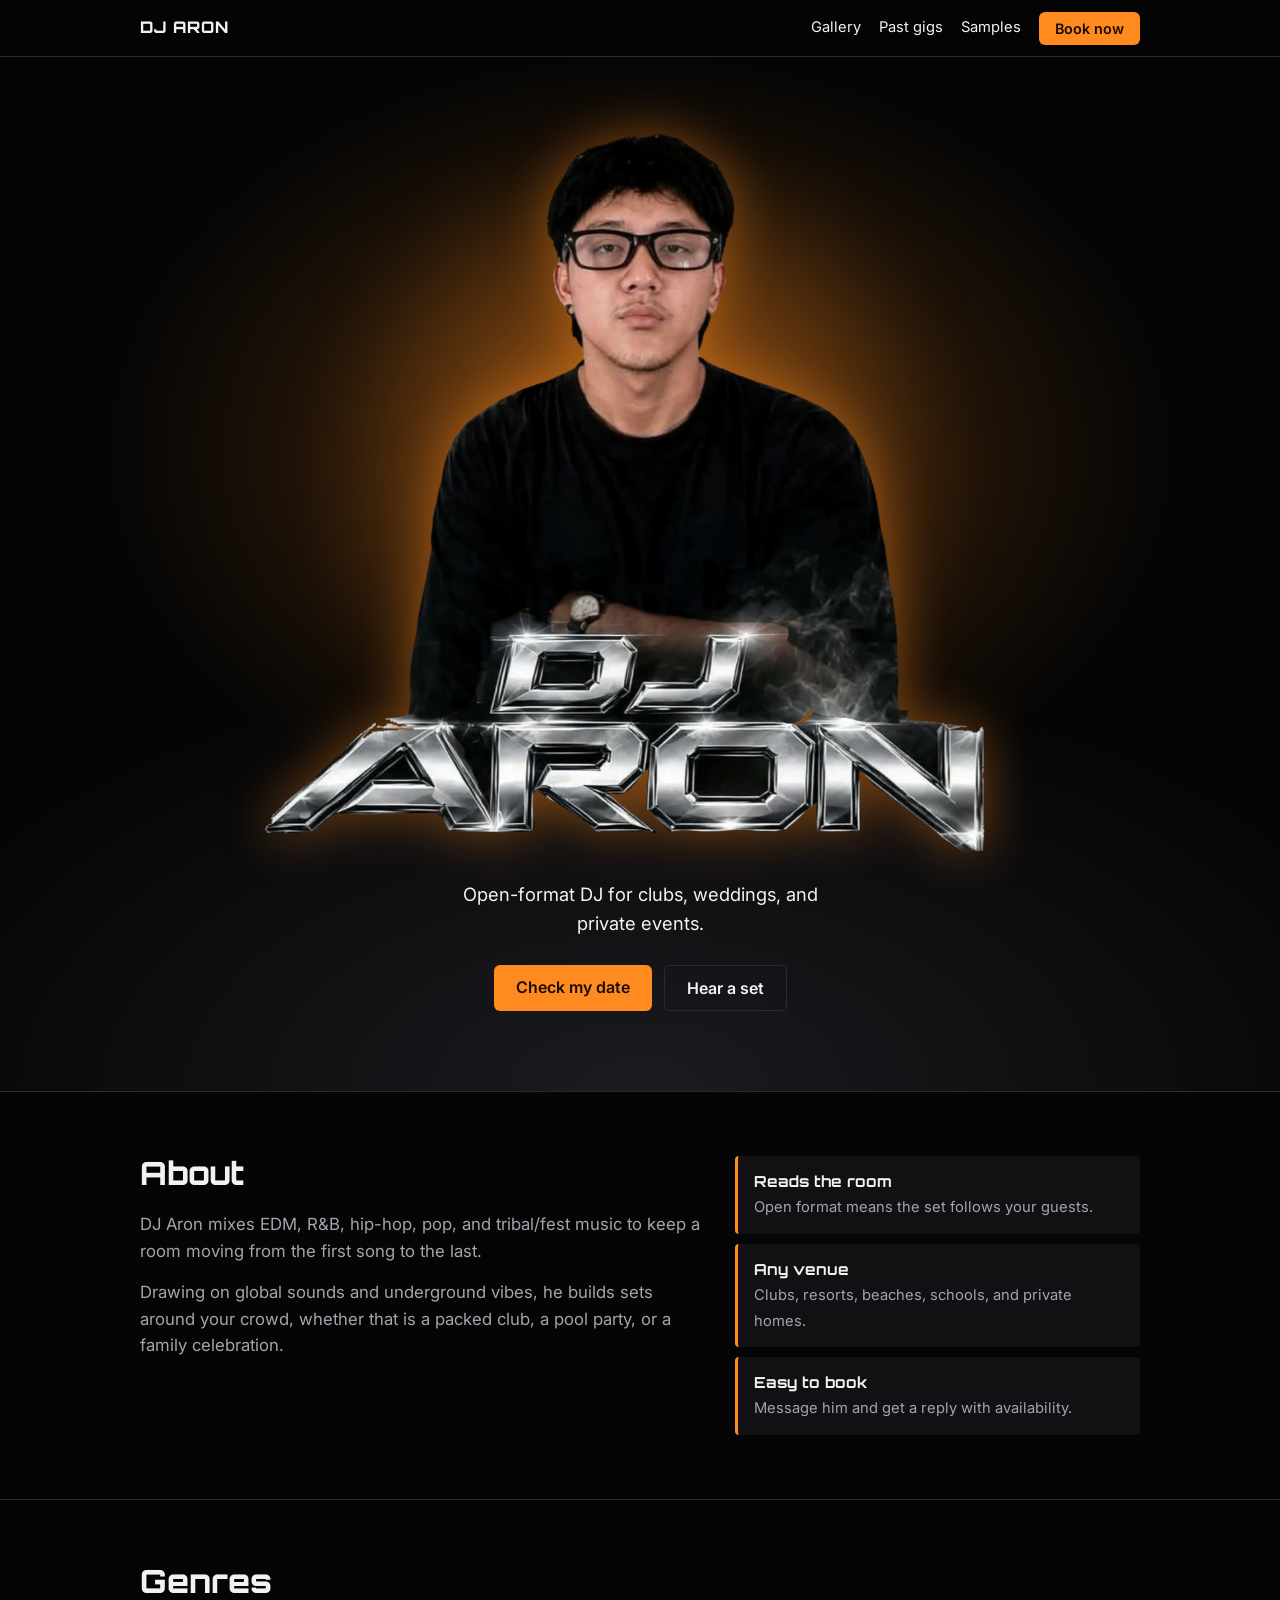
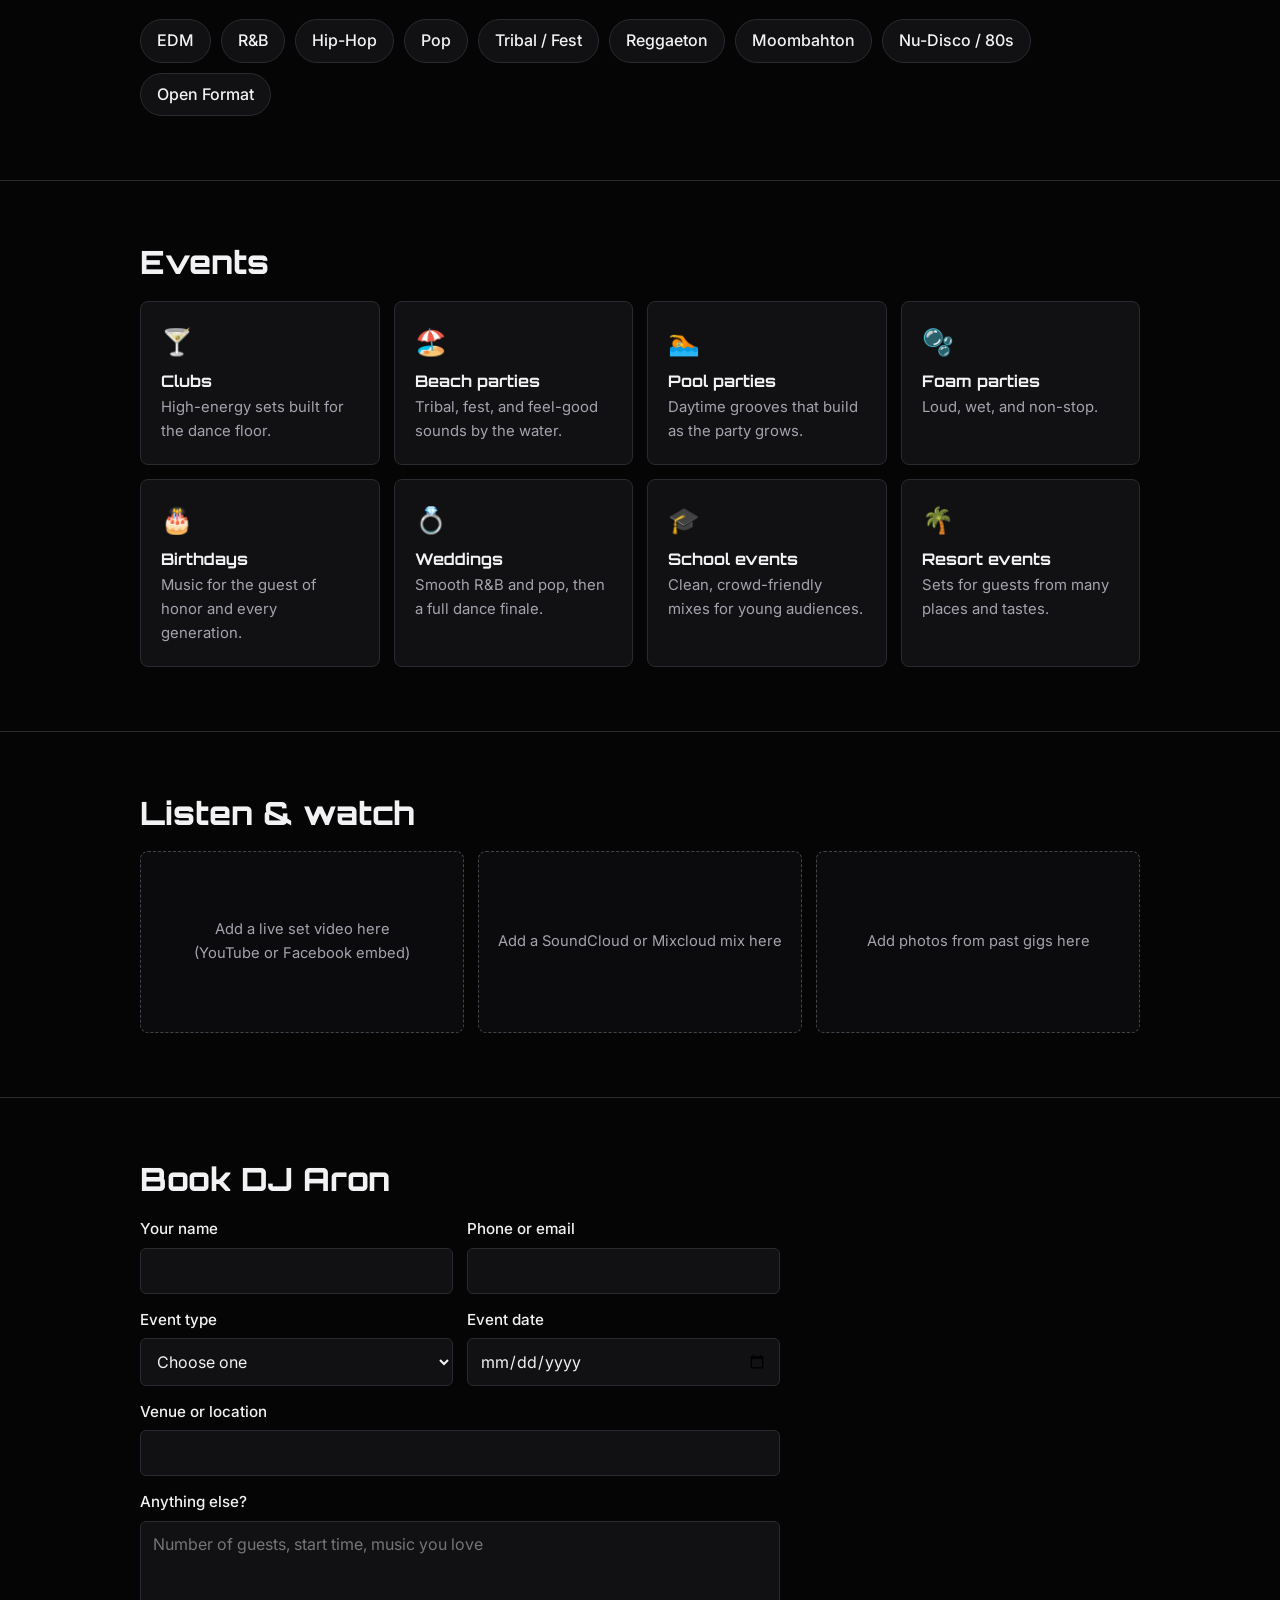
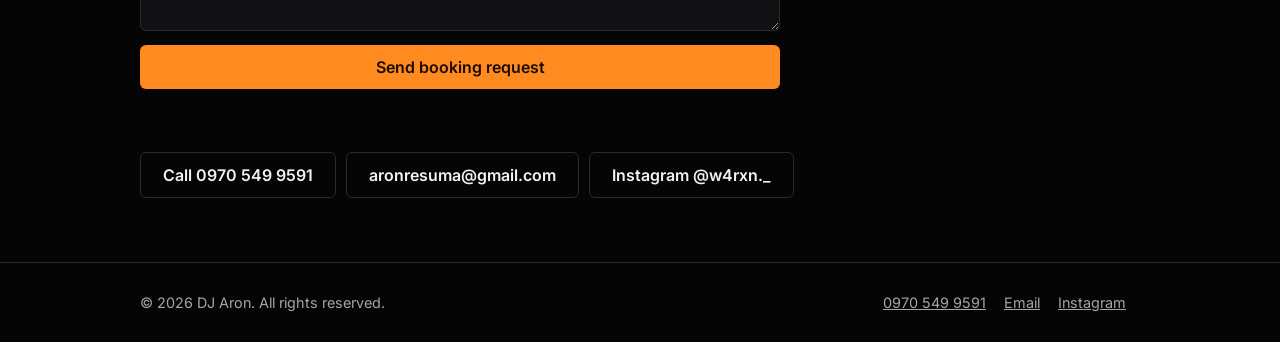
<file: index.html>
<!DOCTYPE html>
<html lang="en">
<head>
  <meta charset="utf-8">

  <meta name="viewport" content="width=device-width, initial-scale=1">
  <title>DJ Aron | Open-Format DJ for Parties, Weddings &amp; Events</title>
  <link rel="preconnect" href="https://fonts.googleapis.com">
  <link href="https://fonts.googleapis.com/css2?family=Orbitron:wght@600;800&family=Inter:wght@400;500;600&display=swap" rel="stylesheet">
  <link rel="stylesheet" href="style.css">
</head>
<body>
  <nav>
    <div class="wrap">
      <a class="mark" href="#top">DJ ARON</a>
      <div class="links">
        <a href="gallery.html">Gallery</a>
        <a href="past-gigs.html">Past gigs</a>
        <a href="samples.html">Samples</a>

        <a class="btn" href="#book">Book now</a>
      </div>
    </div>
  </nav>

  <header class="hero" id="top">
    <div class="wrap">
      <div class="stage">
        <img class="cutout" src="images/aron-cutout.png" alt="DJ Aron">
        <h1 class="sr-only">DJ Aron</h1>
      </div>

      <p class="tag">Open-format DJ for clubs, weddings, and private events.</p>

      <div class="row">
        <a class="btn" href="#book">Check my date</a>
        <a class="btn ghost" href="#sets">Hear a set</a>
      </div>
    </div>
  </header>

  <section id="about">
    <div class="wrap about">
      <div>
        <h2>About</h2>
        <p>DJ Aron mixes EDM, R&amp;B, hip-hop, pop, and tribal/fest music to keep a room moving from the first song to the last.</p>
        <p>Drawing on global sounds and underground vibes, he builds sets around your crowd, whether that is a packed club, a pool party, or a family celebration.</p>
      </div>
      <ul class="facts">
        <li><b>Reads the room</b><span>Open format means the set follows your guests.</span></li>
        <li><b>Any venue</b><span>Clubs, resorts, beaches, schools, and private homes.</span></li>
        <li><b>Easy to book</b><span>Message him and get a reply with availability.</span></li>
      </ul>
    </div>
  </section>

  <section id="genres">
    <div class="wrap">
      <h2>Genres</h2>
      <ul class="chips">
        <li>EDM</li>
        <li>R&amp;B</li>
        <li>Hip-Hop</li>
        <li>Pop</li>
        <li>Tribal / Fest</li>
        <li>Reggaeton</li>
        <li>Moombahton</li>
        <li>Nu-Disco / 80s</li>
        <li>Open Format</li>
      </ul>
    </div>
  </section>

  <section id="events">
    <div class="wrap">
      <h2>Events</h2>
      <div class="grid">
        <div class="card"><div class="ic">🍸</div><h3>Clubs</h3><p>High-energy sets built for the dance floor.</p></div>
        <div class="card"><div class="ic">🏖️</div><h3>Beach parties</h3><p>Tribal, fest, and feel-good sounds by the water.</p></div>
        <div class="card"><div class="ic">🏊</div><h3>Pool parties</h3><p>Daytime grooves that build as the party grows.</p></div>
        <div class="card"><div class="ic">🫧</div><h3>Foam parties</h3><p>Loud, wet, and non-stop.</p></div>
        <div class="card"><div class="ic">🎂</div><h3>Birthdays</h3><p>Music for the guest of honor and every generation.</p></div>
        <div class="card"><div class="ic">💍</div><h3>Weddings</h3><p>Smooth R&amp;B and pop, then a full dance finale.</p></div>
        <div class="card"><div class="ic">🎓</div><h3>School events</h3><p>Clean, crowd-friendly mixes for young audiences.</p></div>
        <div class="card"><div class="ic">🌴</div><h3>Resort events</h3><p>Sets for guests from many places and tastes.</p></div>
      </div>
    </div>
  </section>

  <section id="sets">
    <div class="wrap">
      <h2>Listen &amp; watch</h2>
      <div class="sets">
        <div class="clip">Add a live set video here<br>(YouTube or Facebook embed)</div>
        <div class="clip">Add a SoundCloud or Mixcloud mix here</div>
        <div class="clip">Add photos from past gigs here</div>
      </div>
    </div>
  </section>

  <section id="book">
    <div class="wrap">
      <h2>Book DJ Aron</h2>

      <form id="bookingForm">
        <div class="two">
          <label>Your name
            <input name="name" required autocomplete="name">
          </label>
          <label>Phone or email
            <input name="contact" required>
          </label>
        </div>

        <div class="two">
          <label>Event type
            <select name="type" required>
              <option value="">Choose one</option>
              <option>Club night</option>
              <option>Beach party</option>
              <option>Pool party</option>
              <option>Foam party</option>
              <option>Birthday</option>
              <option>Wedding</option>
              <option>School event</option>
              <option>Resort event</option>
              <option>Other</option>
            </select>
          </label>
          <label>Event date
            <input type="date" name="date" required>
          </label>
        </div>

        <label>Venue or location
          <input name="place" required>
        </label>
        <label>Anything else?
          <textarea name="msg" placeholder="Number of guests, start time, music you love"></textarea>
        </label>

        <button class="btn" type="submit">Send booking request</button>
        <div class="status" id="status" role="status"></div>
      </form>

      <div class="contact">
        <a class="btn ghost" href="tel:09705499591">Call 0970 549 9591</a>
        <a class="btn ghost" href="mailto:aronresuma@gmail.com">aronresuma@gmail.com</a>
        <a class="btn ghost" href="https://www.instagram.com/w4rxn._" target="_blank" rel="noopener">Instagram @w4rxn._</a>
      </div>
    </div>
  </section>

  <footer>
    <div class="wrap">
      <span>© 2026 DJ Aron. All rights reserved.</span>
      <span>
        <a href="tel:09705499591">0970 549 9591</a>
        <a href="mailto:aronresuma@gmail.com">Email</a>
        <a href="https://www.instagram.com/w4rxn._" target="_blank" rel="noopener">Instagram</a>
      </span>
    </div>
  </footer>

  <div class="stick">
    <a class="btn ghost" href="tel:09705499591">Call</a>
    <a class="btn" href="#book">Book now</a>
  </div>

  <script src="script.js"></script>
</body>
</html>
</file>
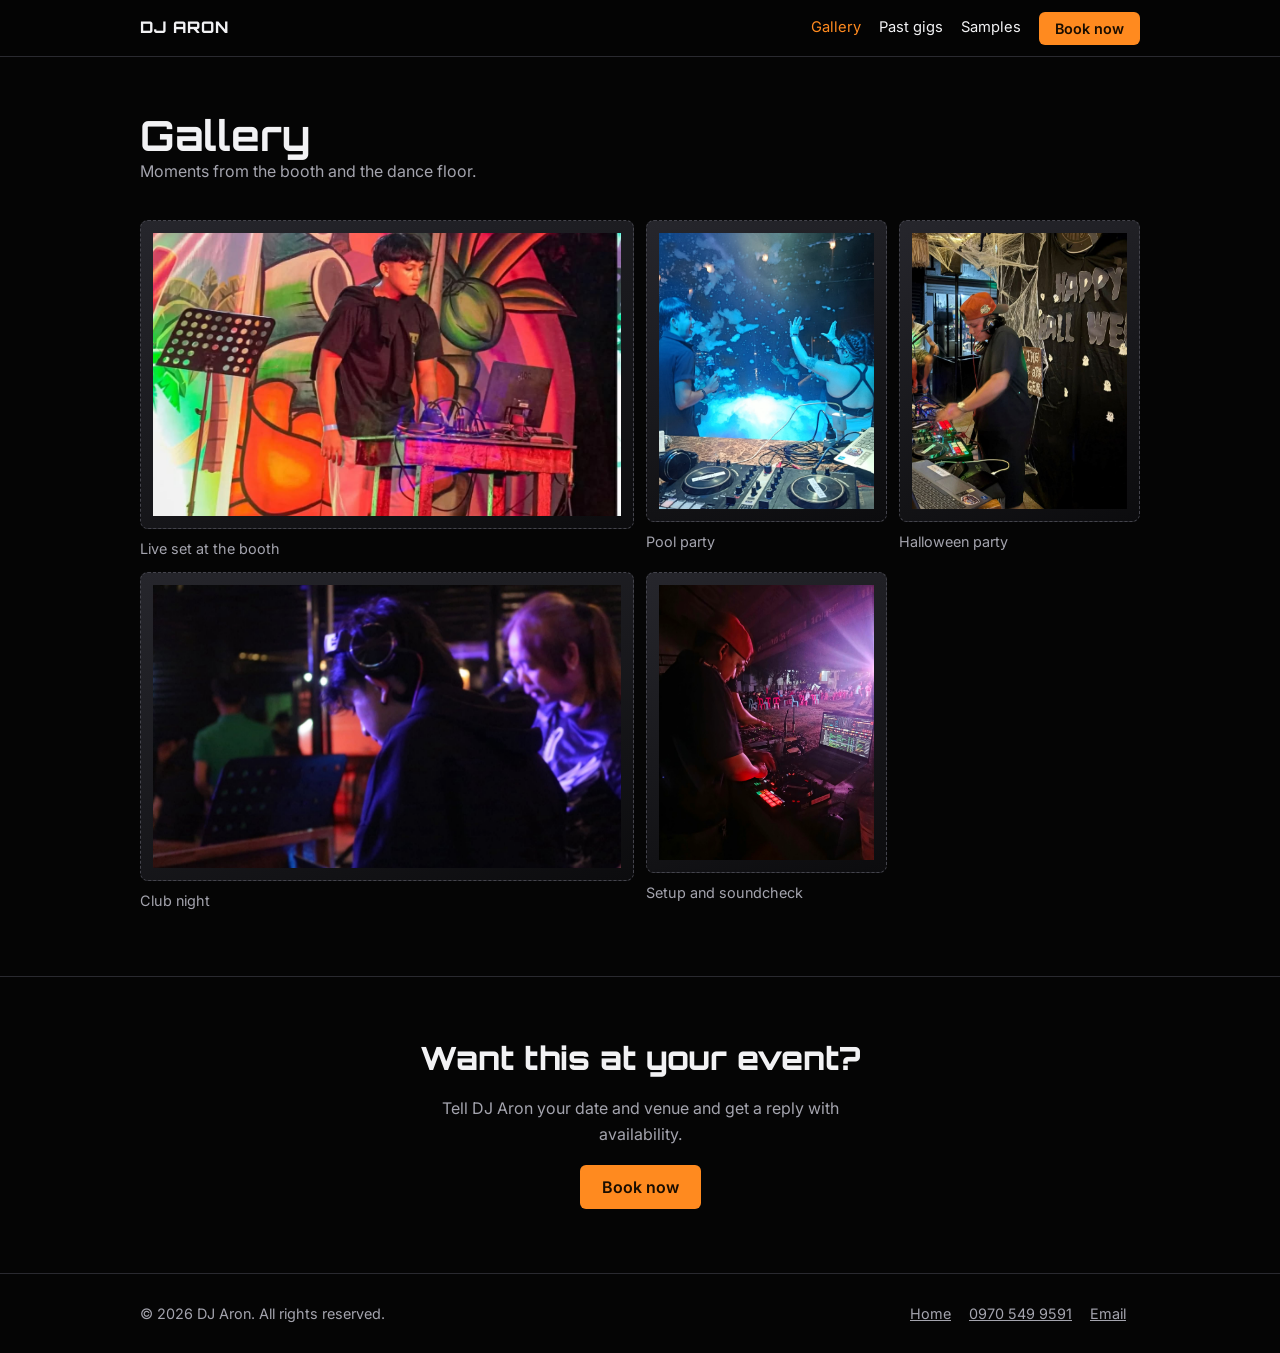
<file: gallery.html>
<!DOCTYPE html>
<html lang="en">
<head>
  <meta charset="utf-8">
  <meta name="viewport" content="width=device-width, initial-scale=1">
  <title>Gallery | DJ Aron</title>
  <link href="https://fonts.googleapis.com/css2?family=Orbitron:wght@600;800&family=Inter:wght@400;500;600&display=swap" rel="stylesheet">
  <link rel="stylesheet" href="style.css">
</head>
<body>
  <nav>
    <div class="wrap">
      <a class="mark" href="index.html">DJ ARON</a>
      <div class="links">
        <a class="active" href="gallery.html">Gallery</a>
        <a href="past-gigs.html">Past gigs</a>
        <a href="samples.html">Samples</a>
        <a class="btn" href="index.html#book">Book now</a>
      </div>
    </div>
  </nav>

  <header class="page-head">
    <div class="wrap">
      <h1 style="font-size:clamp(1.8rem,5vw,2.6rem)">Gallery</h1>
      <p>Moments from the booth and the dance floor.</p>
    </div>
  </header>

  <section>
    <div class="wrap">
      <div class="photo-grid">
        <figure class="tile wide">
          <img src="images/booth-gal.jpg" alt="DJ Aron on booth">
          <figcaption>Live set at the booth</figcaption>
        </figure>

        <figure class="tile">
          <img src="images/pool-gal.jpg" alt="DJ Aron at pool party">
          <figcaption>Pool party</figcaption>
        </figure>

        <figure class="tile">
          <img src="images/halloween-gal.jpg" alt="DJ Aron at Halloween party">
          <figcaption>Halloween party</figcaption>
        </figure>

        <figure class="tile wide">
          <img src="images/club-gal.jpg" alt="DJ Aron at club night">
          <figcaption>Club night</figcaption>
        </figure>

        <figure class="tile">
          <img src="images/bts-gal.jpg" alt="DJ Aron BTS">
          <figcaption>Setup and soundcheck</figcaption>
        </figure>
      </div>
    </div>
  </section>

  <section class="cta">
    <div class="wrap">
      <h2>Want this at your event?</h2>
      <p>Tell DJ Aron your date and venue and get a reply with availability.</p>
      <a class="btn" href="index.html#book">Book now</a>
    </div>
  </section>

  <footer>
    <div class="wrap">
      <span>© 2026 DJ Aron. All rights reserved.</span>
      <span>
        <a href="index.html">Home</a>
        <a href="tel:09705499591">0970 549 9591</a>
        <a href="mailto:aronresuma@gmail.com">Email</a>
      </span>
    </div>
  </footer>
</body>
</html>
</file>
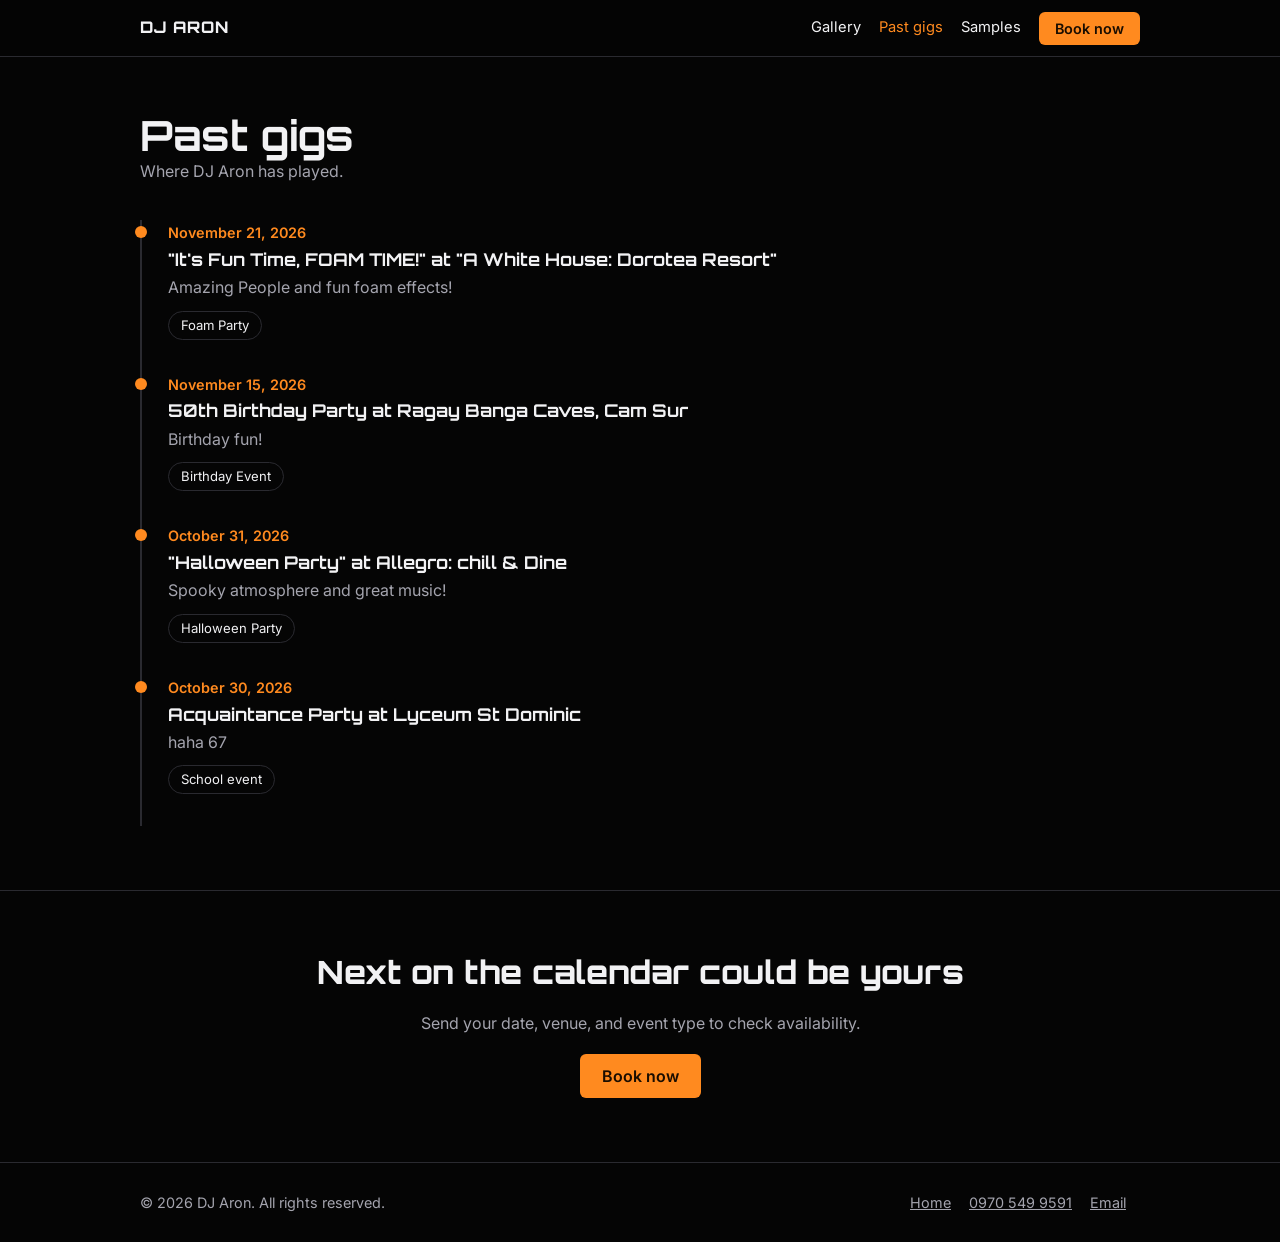
<file: past-gigs.html>
<!DOCTYPE html>
<html lang="en">
<head>
  <meta charset="utf-8">
  <meta name="viewport" content="width=device-width, initial-scale=1">
  <title>Past Gigs | DJ Aron</title>
  <link href="https://fonts.googleapis.com/css2?family=Orbitron:wght@600;800&family=Inter:wght@400;500;600&display=swap" rel="stylesheet">
  <link rel="stylesheet" href="style.css">
</head>
<body>
  <nav>
    <div class="wrap">
      <a class="mark" href="index.html">DJ ARON</a>
      <div class="links">
        <a href="gallery.html">Gallery</a>
        <a class="active" href="past-gigs.html">Past gigs</a>
        <a href="samples.html">Samples</a>
        <a class="btn" href="index.html#book">Book now</a>
      </div>
    </div>
  </nav>

  <header class="page-head">
    <div class="wrap">
      <h1 style="font-size:clamp(1.8rem,5vw,2.6rem)">Past gigs</h1>
      <p>Where DJ Aron has played.</p>
    </div>
  </header>

  <section>
    <div class="wrap">
      <ul class="gigs">
        <li class="gig">
          <span class="when">November 21, 2026</span>
          <h3>"It's Fun Time, FOAM TIME!" at "A White House: Dorotea Resort"</h3>
          <p>Amazing People and fun foam effects!</p>
          <span class="kind">Foam Party</span>
        </li>

        <li class="gig">
          <span class="when">November 15, 2026</span>
          <h3>50th Birthday Party at Ragay Banga Caves, Cam Sur</h3>
          <p>Birthday fun!</p>
          <span class="kind">Birthday Event</span>
        </li>

        <li class="gig">
          <span class="when">October 31, 2026</span>
          <h3>"Halloween Party" at Allegro: chill & Dine</h3>
          <p>Spooky atmosphere and great music!</p>
          <span class="kind">Halloween Party</span>
        </li>

        <li class="gig">
          <span class="when">October 30, 2026</span>
          <h3>Acquaintance Party at Lyceum St Dominic</h3>
          <p>haha 67</p>
          <span class="kind">School event</span>
        </li>
      </ul>
    </div>
  </section>

  <section class="cta">
    <div class="wrap">
      <h2>Next on the calendar could be yours</h2>
      <p>Send your date, venue, and event type to check availability.</p>
      <a class="btn" href="index.html#book">Book now</a>
    </div>
  </section>

  <footer>
    <div class="wrap">
      <span>© 2026 DJ Aron. All rights reserved.</span>
      <span>
        <a href="index.html">Home</a>
        <a href="tel:09705499591">0970 549 9591</a>
        <a href="mailto:aronresuma@gmail.com">Email</a>
      </span>
    </div>
  </footer>
</body>
</html>
</file>
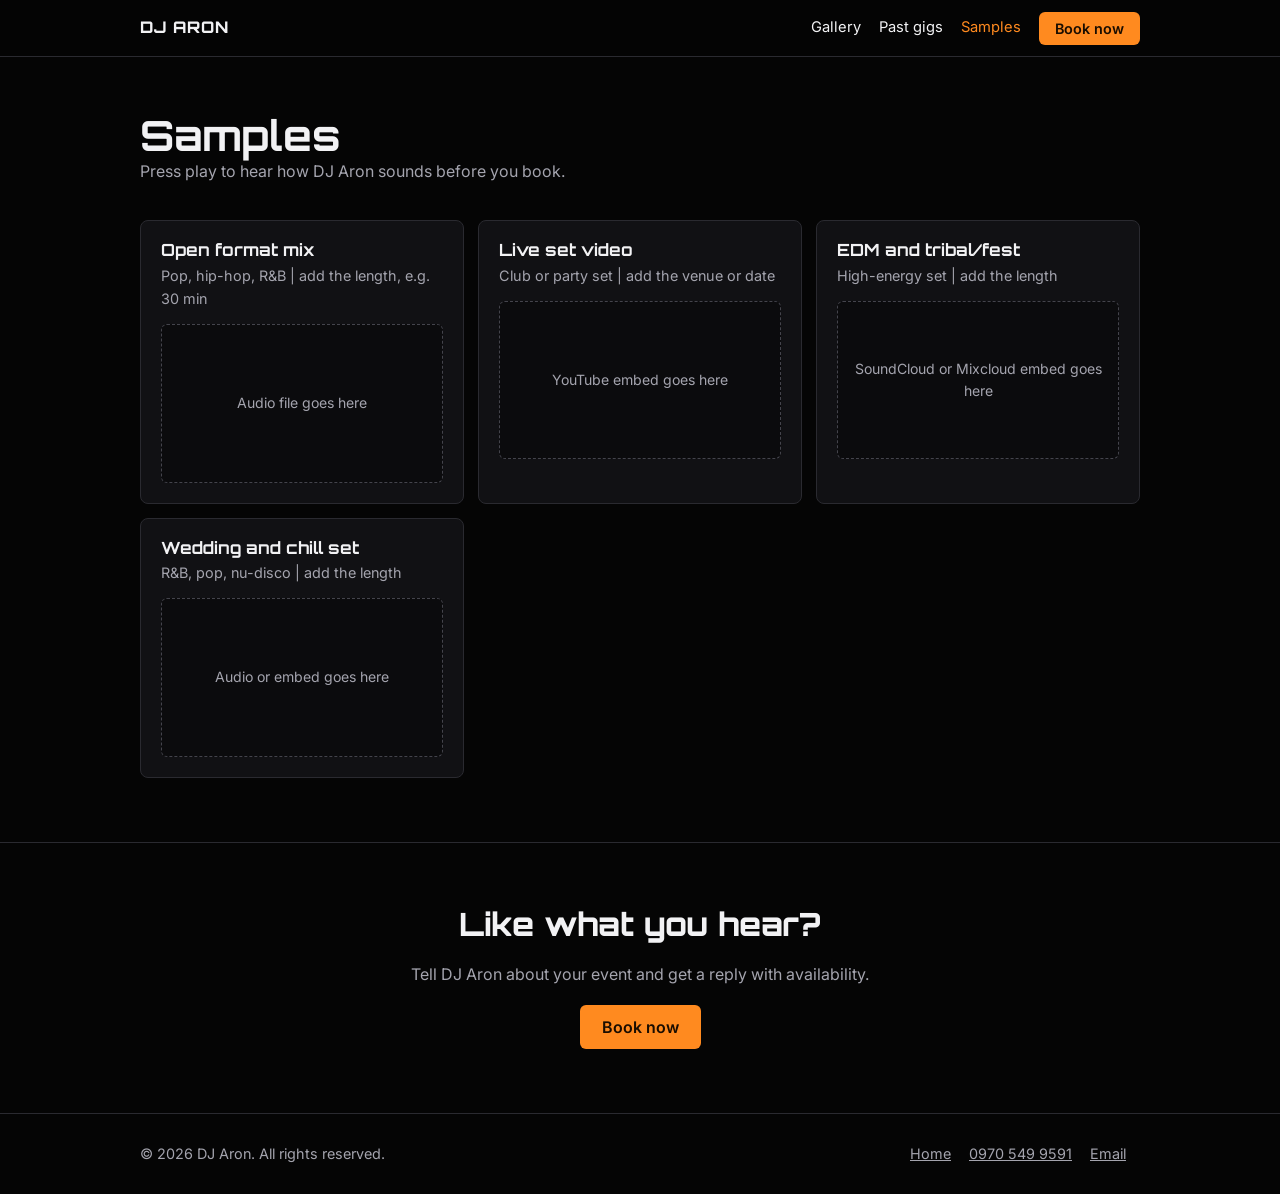
<file: sample.html>
<!DOCTYPE html>
<html lang="en">
<head>
  <meta charset="utf-8">
  <meta name="viewport" content="width=device-width, initial-scale=1">
  <title>Samples | DJ Aron</title>
  <link href="https://fonts.googleapis.com/css2?family=Orbitron:wght@600;800&family=Inter:wght@400;500;600&display=swap" rel="stylesheet">
  <link rel="stylesheet" href="style.css">
</head>
<body>
  <nav>
    <div class="wrap">
      <a class="mark" href="index.html">DJ ARON</a>
      <div class="links">
        <a href="gallery.html">Gallery</a>
        <a href="past-gigs.html">Past gigs</a>
        <a class="active" href="samples.html">Samples</a>
        <a class="btn" href="index.html#book">Book now</a>
      </div>
    </div>
  </nav>

  <header class="page-head">
    <div class="wrap">
      <h1 style="font-size:clamp(1.8rem,5vw,2.6rem)">Samples</h1>
      <p>Press play to hear how DJ Aron sounds before you book.</p>
    </div>
  </header>

  <section>
    <div class="wrap">
      <div class="samples">
        <article class="sample">
          <h3>Open format mix</h3>
          <p class="meta">Pop, hip-hop, R&amp;B | add the length, e.g. 30 min</p>
          <div class="slot">Audio file goes here</div>
        </article>

        <article class="sample">
          <h3>Live set video</h3>
          <p class="meta">Club or party set | add the venue or date</p>
          <div class="slot">YouTube embed goes here</div>
        </article>

        <article class="sample">
          <h3>EDM and tribal/fest</h3>
          <p class="meta">High-energy set | add the length</p>
          <div class="slot">SoundCloud or Mixcloud embed goes here</div>
        </article>

        <article class="sample">
          <h3>Wedding and chill set</h3>
          <p class="meta">R&amp;B, pop, nu-disco | add the length</p>
          <div class="slot">Audio or embed goes here</div>
        </article>
      </div>
    </div>
  </section>

  <section class="cta">
    <div class="wrap">
      <h2>Like what you hear?</h2>
      <p>Tell DJ Aron about your event and get a reply with availability.</p>
      <a class="btn" href="index.html#book">Book now</a>
    </div>
  </section>

  <footer>
    <div class="wrap">
      <span>© 2026 DJ Aron. All rights reserved.</span>
      <span>
        <a href="index.html">Home</a>
        <a href="tel:09705499591">0970 549 9591</a>
        <a href="mailto:aronresuma@gmail.com">Email</a>
      </span>
    </div>
  </footer>
</body>
</html>
</file>
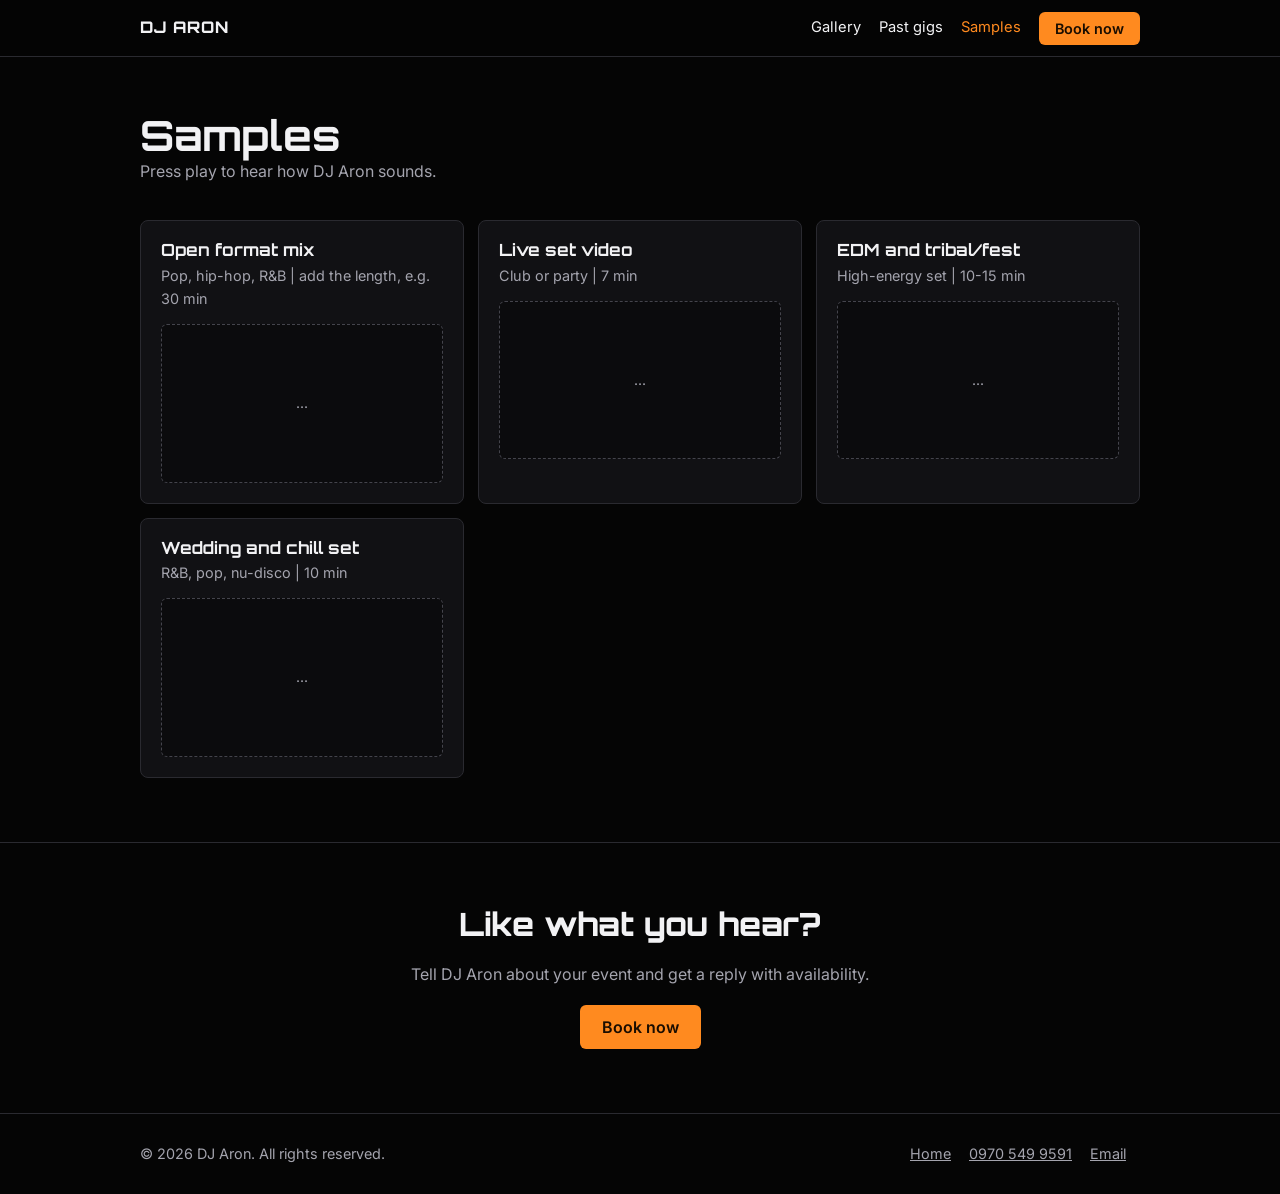
<file: samples.html>
<!DOCTYPE html>
<html lang="en">
<head>
  <meta charset="utf-8">
  <meta name="viewport" content="width=device-width, initial-scale=1">
  <title>Samples | DJ Aron</title>
  <link href="https://fonts.googleapis.com/css2?family=Orbitron:wght@600;800&family=Inter:wght@400;500;600&display=swap" rel="stylesheet">
  <link rel="stylesheet" href="style.css">
</head>
<body>
  <nav>
    <div class="wrap">
      <a class="mark" href="index.html">DJ ARON</a>
      <div class="links">
        <a href="gallery.html">Gallery</a>
        <a href="past-gigs.html">Past gigs</a>
        <a class="active" href="samples.html">Samples</a>
        <a class="btn" href="index.html#book">Book now</a>
      </div>
    </div>
  </nav>

  <header class="page-head">
    <div class="wrap">
      <h1 style="font-size:clamp(1.8rem,5vw,2.6rem)">Samples</h1>
      <p>Press play to hear how DJ Aron sounds.</p>
    </div>
  </header>

  <section>
    <div class="wrap">
      <div class="samples">
        <article class="sample">
          <h3>Open format mix</h3>
          <p class="meta">Pop, hip-hop, R&amp;B | add the length, e.g. 30 min</p>
          <div class="slot">...</div>
        </article>

        <article class="sample">
          <h3>Live set video</h3>
          <p class="meta">Club or party | 7 min</p>
          <div class="slot">...</div>
        </article>

        <article class="sample">
          <h3>EDM and tribal/fest</h3>
          <p class="meta">High-energy set | 10-15 min</p>
          <div class="slot">...</div>
        </article>

        <article class="sample">
          <h3>Wedding and chill set</h3>
          <p class="meta">R&amp;B, pop, nu-disco | 10 min</p>
          <div class="slot">...</div>
        </article>
      </div>
    </div>
  </section>

  <section class="cta">
    <div class="wrap">
      <h2>Like what you hear?</h2>
      <p>Tell DJ Aron about your event and get a reply with availability.</p>
      <a class="btn" href="index.html#book">Book now</a>
    </div>
  </section>

  <footer>
    <div class="wrap">
      <span>© 2026 DJ Aron. All rights reserved.</span>
      <span>
        <a href="index.html">Home</a>
        <a href="tel:09705499591">0970 549 9591</a>
        <a href="mailto:aronresuma@gmail.com">Email</a>
      </span>
    </div>
  </footer>
</body>
</html>
</file>
<file: style.css>
:root {
  --bg: #050505;
  --panel: #111114;
  --line: #2a2a30;
  --text: #f2f2f4;
  --muted: #a4a4ae;
  --accent: #ff8a1f;
  --accent-ink: #1a0d00;
  --head: 'Orbitron', 'Arial Black', Impact, sans-serif;
  --body: 'Inter', system-ui, Arial, sans-serif;
}

html { scroll-behavior: smooth; scroll-padding-top: 70px; }
*, *::before, *::after { box-sizing: border-box; }

body {
  margin: 0;
  background: var(--bg);
  color: var(--text);
  font: 400 16px/1.6 var(--body);
}

a { color: inherit; }

.wrap { max-width: 1040px; margin: 0 auto; padding: 0 20px; }

h1, h2, h3 { font-family: var(--head); margin: 0; line-height: 1.1; }
h2 { font-size: clamp(1.4rem, 4vw, 2rem); font-weight: 800; margin-bottom: 20px; }

section { padding: 64px 0; border-top: 1px solid var(--line); }

:focus-visible { outline: 2px solid var(--accent); outline-offset: 3px; }

.btn {
  display: inline-block;
  background: var(--accent);
  color: var(--accent-ink);
  text-decoration: none;
  padding: 12px 22px;
  border-radius: 6px;
  border: 0;
  font: 600 1rem var(--body);
  cursor: pointer;
}
.btn:hover { filter: brightness(1.1); }
.btn.ghost { background: transparent; color: var(--text); border: 1px solid var(--line); }

nav {
  position: sticky;
  top: 0;
  z-index: 20;
  background: rgba(5, 5, 5, 0.88);
  border-bottom: 1px solid var(--line);
}

nav .wrap { display: flex; align-items: center; justify-content: space-between; flex-wrap: wrap; gap: 8px 16px; min-height: 56px; padding-top: 8px; padding-bottom: 8px; }
.links { display: flex; align-items: center; flex-wrap: wrap; gap: 6px 18px; font-size: 0.92rem; }
.links a { text-decoration: none; }
.links a:not(.btn):hover, .links a.active { color: var(--accent); }
.mark { font-family: var(--head); font-weight: 800; text-decoration: none; letter-spacing: 0.06em; }
nav .btn { padding: 8px 16px; font-size: 0.9rem; }

.hero {
  padding: 72px 0 80px;
  text-align: center;

  background:
    radial-gradient(ellipse 60% 55% at 50% 38%, rgba(255, 138, 31, 0.28), transparent 70%),
    radial-gradient(ellipse 90% 60% at 50% 100%, #1b1b20, transparent 70%);
}

.photo {
  width: min(300px, 70vw);
  aspect-ratio: 3 / 4;
  margin: 0 auto 8px;
  border-radius: 50% 50% 8px 8px / 38% 38% 8px 8px;
  border: 1px solid rgba(255, 138, 31, 0.5);
  background: linear-gradient(160deg, #26262c, #0c0c0e);
  box-shadow: 0 0 70px rgba(255, 138, 31, 0.25);
  display: grid;
  place-items: center;
  color: var(--muted);
  font-size: 0.85rem;
  padding: 20px;
  object-fit: cover;
}

.logo { display: block; font-family: var(--head); font-weight: 800; line-height: 0.9; margin-top: -34px; position: relative; }
.logo .dj   { font-size: clamp(2rem, 8vw, 3.6rem); letter-spacing: 0.1em; }
.logo .name { font-size: clamp(4rem, 19vw, 9.5rem); letter-spacing: 0.03em; }

.chrome {
  background: linear-gradient(180deg, #fff 0%, #c9ccd3 45%, #6f737c 52%, #e8eaee 70%, #9a9ea8 100%);
  -webkit-background-clip: text;
  background-clip: text;
  color: transparent;
  -webkit-text-fill-color: transparent;
  filter: drop-shadow(0 2px 0 rgba(0, 0, 0, 0.6));
}

.tag { max-width: 34ch; margin: 22px auto 26px; font-size: 1.15rem; }
.hero .row { display: flex; gap: 12px; justify-content: center; flex-wrap: wrap; }

.about { display: grid; gap: 28px; }
.about p { max-width: 60ch; color: var(--muted); margin: 0 0 14px; font-size: 1.05rem; }

.facts { list-style: none; padding: 0; margin: 0; display: grid; gap: 10px; }
.facts li { padding: 14px 16px; background: var(--panel); border-left: 3px solid var(--accent); border-radius: 4px; }
.facts b { display: block; font-family: var(--head); font-size: 0.95rem; }
.facts span { color: var(--muted); font-size: 0.92rem; }

.chips { display: flex; flex-wrap: wrap; gap: 10px; padding: 0; margin: 0; list-style: none; }
.chips li { padding: 8px 16px; border: 1px solid var(--line); border-radius: 999px; background: var(--panel); font-weight: 500; }

.grid { display: grid; gap: 14px; grid-template-columns: repeat(auto-fit, minmax(210px, 1fr)); }
.card { background: var(--panel); border: 1px solid var(--line); border-radius: 8px; padding: 20px; }
.card .ic { font-size: 1.6rem; }
.card h3 { font-size: 1rem; margin: 10px 0 6px; }
.card p { margin: 0; color: var(--muted); font-size: 0.93rem; }

.sets { display: grid; gap: 14px; grid-template-columns: repeat(auto-fit, minmax(250px, 1fr)); }
.clip {
  aspect-ratio: 16 / 9;
  border: 1px dashed #44444c;
  border-radius: 8px;
  display: grid;
  place-items: center;
  text-align: center;
  color: var(--muted);
  padding: 16px;
  background: #0b0b0d;
  font-size: 0.92rem;
}

form { display: grid; gap: 14px; max-width: 640px; }
.two { display: grid; gap: 14px; }
label { display: grid; gap: 6px; font-weight: 500; font-size: 0.95rem; }

input, select, textarea {
  width: 100%;
  background: var(--panel);
  color: var(--text);
  border: 1px solid var(--line);
  border-radius: 6px;
  padding: 12px;
  font: 400 1rem var(--body);
}
textarea { min-height: 110px; resize: vertical; }

.status { min-height: 1.4em; color: var(--accent); font-size: 0.95rem; }
.contact { display: flex; flex-wrap: wrap; gap: 10px; margin-top: 28px; }

footer { border-top: 1px solid var(--line); padding: 28px 0 96px; color: var(--muted); font-size: 0.9rem; }
footer .wrap { display: flex; flex-wrap: wrap; gap: 12px; justify-content: space-between; }
footer a { margin-right: 14px; }

.stick { position: fixed; left: 12px; right: 12px; bottom: 12px; z-index: 30; display: flex; gap: 8px; }
.stick .btn { flex: 1; text-align: center; box-shadow: 0 6px 24px rgba(0, 0, 0, 0.6); }
.stick .btn.ghost { background: #111114; }

@media (min-width: 600px) {
  .two { grid-template-columns: 1fr 1fr; }
}
@media (min-width: 760px) {
  .about { grid-template-columns: 1.4fr 1fr; align-items: start; }
  .stick { display: none; }
  footer { padding-bottom: 28px; }
}

@media (prefers-reduced-motion: reduce) {
  html { scroll-behavior: auto; }
}

.page-head { padding: 56px 0 8px; }
.page-head p { color: var(--muted); max-width: 56ch; margin: 0; }
.page-head + section { border-top: 0; padding-top: 28px; }

.photo-grid { display: grid; gap: 12px; grid-template-columns: repeat(auto-fill, minmax(220px, 1fr)); }
.tile { margin: 0; }
.tile img, .tile .ph {
  width: 100%;
  aspect-ratio: 4 / 5;
  object-fit: cover;
  border-radius: 8px;
  display: grid;
  place-items: center;
  text-align: center;
  padding: 12px;
  color: var(--muted);
  font-size: 0.88rem;
  background: linear-gradient(160deg, #26262c, #0c0c0e);
  border: 1px dashed #44444c;
}
.tile.wide { grid-column: span 2; }
.tile.wide img, .tile.wide .ph { aspect-ratio: 8 / 5; }
.tile figcaption { margin-top: 8px; color: var(--muted); font-size: 0.9rem; }

.gigs { list-style: none; margin: 0; padding: 0; border-left: 2px solid var(--line); }
.gig { position: relative; padding: 0 0 32px 26px; }
.gig::before {
  content: "";
  position: absolute;
  left: -7px; top: 6px;
  width: 12px; height: 12px;
  border-radius: 50%;
  background: var(--accent);
}
.gig .when { color: var(--accent); font-weight: 600; font-size: 0.9rem; }
.gig h3 { font-size: 1.1rem; margin: 4px 0 6px; }
.gig p { margin: 0; color: var(--muted); max-width: 60ch; }
.gig .kind { display: inline-block; margin-top: 10px; padding: 3px 12px; border: 1px solid var(--line); border-radius: 999px; font-size: 0.82rem; }

.samples { display: grid; gap: 14px; grid-template-columns: repeat(auto-fit, minmax(280px, 1fr)); }
.sample { background: var(--panel); border: 1px solid var(--line); border-radius: 8px; padding: 20px; }
.sample h3 { font-size: 1.05rem; margin-bottom: 4px; }
.sample .meta { color: var(--muted); font-size: 0.9rem; margin: 0 0 14px; }
.sample audio { width: 100%; }
.sample .slot {
  aspect-ratio: 16 / 9;
  display: grid;
  place-items: center;
  text-align: center;
  padding: 12px;
  border: 1px dashed #44444c;
  border-radius: 6px;
  background: #0b0b0d;
  color: var(--muted);
  font-size: 0.88rem;
}
.sample iframe { width: 100%; aspect-ratio: 16 / 9; border: 0; border-radius: 6px; }

.cta { text-align: center; }
.cta p { color: var(--muted); margin: 0 auto 18px; max-width: 46ch; }

.stage { position: relative; width: min(760px, 100%); margin: 0 auto; }
.stage::before {
  content: "";
  position: absolute;
  inset: 8% 6% 4%;
  background: radial-gradient(ellipse at 50% 45%, rgba(255, 138, 31, 0.6), transparent 68%);
  filter: blur(36px);
}
.cutout {
  position: relative;
  display: block;
  width: 100%;
  height: auto;
  filter: drop-shadow(0 0 26px rgba(255, 138, 31, 0.45));
}
.sr-only {
  position: absolute;
  width: 1px;
  height: 1px;
  overflow: hidden;
  clip: rect(0 0 0 0);
  white-space: nowrap;
}
</file>
